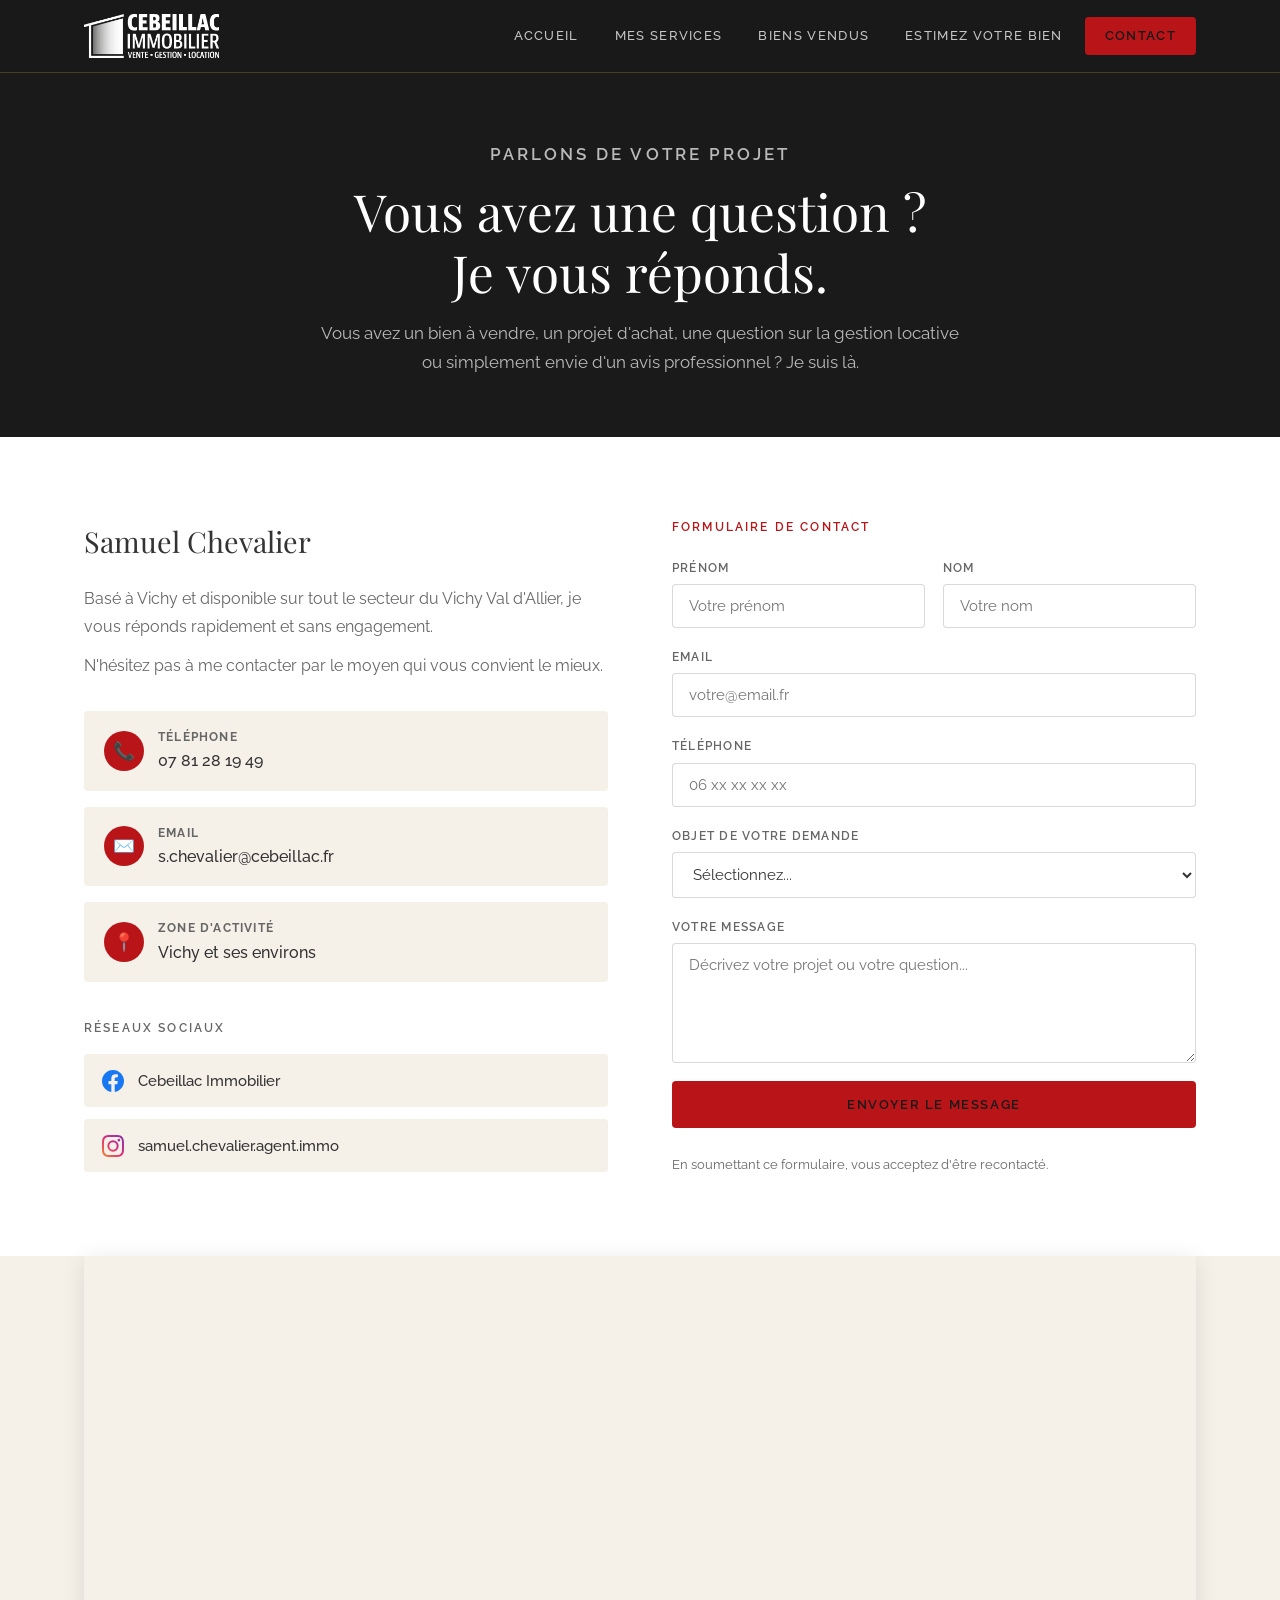
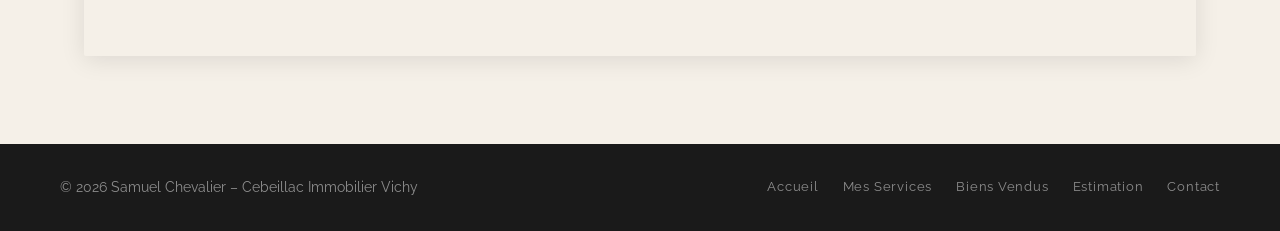
<file: contact (2).html>
<!DOCTYPE html>
<html lang="fr">
<head>
  <meta charset="UTF-8">
  <meta name="viewport" content="width=device-width, initial-scale=1.0">
  <title>Contact – Cebeillac Immobilier Vichy</title>
  <meta name="description" content="Contactez Samuel Chevalier, votre agent immobilier à Vichy. Par téléphone, email ou formulaire.">
  <link rel="stylesheet" href="style.css">
  <link href="https://fonts.googleapis.com/css2?family=Playfair+Display:ital,wght@0,400;0,600;1,400&family=Raleway:wght@300;400;500&display=swap" rel="stylesheet">
</head>
<body>

  <!-- HEADER -->
  <header class="site-header">
    <div class="header-inner">
      <a href="index.html" class="logo">
        <img src="logo.png" alt="Cebeillac Immobilier Vichy" class="logo-img">
        <span class="logo-text">Cebeillac Immobilier Vichy</span>
      </a>
      <button class="burger" aria-label="Menu" onclick="toggleMenu()">
        <span></span><span></span><span></span>
      </button>
      <nav class="main-nav" id="main-nav">
        <a href="index.html" class="nav-link">Accueil</a>
        <a href="mes-services.html" class="nav-link">Mes Services</a>
        <a href="biens-vendus.html" class="nav-link">Biens Vendus</a>
        <a href="estimez-votre-bien.html" class="nav-link">Estimez Votre Bien</a>
        <a href="contact.html" class="nav-link nav-cta active">Contact</a>
      </nav>
    </div>
  </header>

  <!-- PAGE HERO -->
  <section class="page-hero">
    <p class="eyebrow">Parlons de votre projet</p>
    <h1>Vous avez une question ?<br>Je vous réponds.</h1>
    <p>Vous avez un bien à vendre, un projet d'achat, une question sur la gestion locative ou simplement envie d'un avis professionnel ? Je suis là.</p>
  </section>

  <!-- CONTACT CONTENT -->
  <section class="section section-light">
    <div class="container contact-grid">

      <!-- INFOS -->
      <div class="contact-info">
        <h2>Samuel Chevalier</h2>
        <p>Basé à Vichy et disponible sur tout le secteur du Vichy Val d'Allier, je vous réponds rapidement et sans engagement.</p>
        <p>N'hésitez pas à me contacter par le moyen qui vous convient le mieux.</p>

        <div class="contact-detail">
          <div class="contact-item">
            <div class="contact-icon">📞</div>
            <div class="contact-item-text">
              <strong>Téléphone</strong>
              <a href="tel:+33781281949">07 81 28 19 49</a>
            </div>
          </div>
          <div class="contact-item">
            <div class="contact-icon">✉️</div>
            <div class="contact-item-text">
              <strong>Email</strong>
              <a href="mailto:s.chevalier@cebeillac.fr">s.chevalier@cebeillac.fr</a>
            </div>
          </div>
          <div class="contact-item">
            <div class="contact-icon">📍</div>
            <div class="contact-item-text">
              <strong>Zone d'activité</strong>
              <span>Vichy et ses environs</span>
            </div>
          </div>
        </div>

        <div style="margin-top:36px;">
          <p class="eyebrow" style="margin-bottom:16px;">Réseaux sociaux</p>
          <div style="display:flex;flex-direction:column;gap:12px;">
            <a href="https://www.facebook.com/p/Cebeillac-Immobilier-100063679718240/" target="_blank" rel="noopener" style="display:flex;align-items:center;gap:14px;padding:14px 18px;background:var(--cream);border-radius:4px;color:var(--text);text-decoration:none;">
              <svg xmlns="http://www.w3.org/2000/svg" width="22" height="22" viewBox="0 0 24 24" fill="#1877F2" style="flex-shrink:0;"><path d="M24 12.073C24 5.405 18.627 0 12 0S0 5.405 0 12.073C0 18.1 4.388 23.094 10.125 24v-8.437H7.078v-3.49h3.047V9.41c0-3.025 1.792-4.697 4.533-4.697 1.312 0 2.686.236 2.686.236v2.97h-1.513c-1.491 0-1.956.93-1.956 1.886v2.268h3.328l-.532 3.49h-2.796V24C19.612 23.094 24 18.1 24 12.073z"/></svg>
              <span style="font-size:0.92rem;font-weight:500;">Cebeillac Immobilier</span>
            </a>
            <a href="https://www.instagram.com/samuel.chevalier.agent.immo/" target="_blank" rel="noopener" style="display:flex;align-items:center;gap:14px;padding:14px 18px;background:var(--cream);border-radius:4px;color:var(--text);text-decoration:none;">
              <svg xmlns="http://www.w3.org/2000/svg" width="22" height="22" viewBox="0 0 24 24" style="flex-shrink:0;"><defs><linearGradient id="igGrad" x1="0%" y1="100%" x2="100%" y2="0%"><stop offset="0%" style="stop-color:#F58529"/><stop offset="50%" style="stop-color:#DD2A7B"/><stop offset="100%" style="stop-color:#8134AF"/></linearGradient></defs><path fill="url(#igGrad)" d="M12 2.163c3.204 0 3.584.012 4.85.07 3.252.148 4.771 1.691 4.919 4.919.058 1.265.069 1.645.069 4.849 0 3.205-.012 3.584-.069 4.849-.149 3.225-1.664 4.771-4.919 4.919-1.266.058-1.644.07-4.85.07-3.204 0-3.584-.012-4.849-.07-3.26-.149-4.771-1.699-4.919-4.92-.058-1.265-.07-1.644-.07-4.849 0-3.204.013-3.583.07-4.849.149-3.227 1.664-4.771 4.919-4.919 1.266-.057 1.645-.069 4.849-.069zM12 0C8.741 0 8.333.014 7.053.072 2.695.272.273 2.69.073 7.052.014 8.333 0 8.741 0 12c0 3.259.014 3.668.072 4.948.2 4.358 2.618 6.78 6.98 6.98C8.333 23.986 8.741 24 12 24c3.259 0 3.668-.014 4.948-.072 4.354-.2 6.782-2.618 6.979-6.98.059-1.28.073-1.689.073-4.948 0-3.259-.014-3.667-.072-4.947-.196-4.354-2.617-6.78-6.979-6.98C15.668.014 15.259 0 12 0zm0 5.838a6.162 6.162 0 100 12.324 6.162 6.162 0 000-12.324zM12 16a4 4 0 110-8 4 4 0 010 8zm6.406-11.845a1.44 1.44 0 100 2.881 1.44 1.44 0 000-2.881z"/></svg>
              <span style="font-size:0.92rem;font-weight:500;">samuel.chevalier.agent.immo</span>
            </a>
          </div>
        </div>
      </div>

      <!-- FORMULAIRE -->
      <div>
        <p class="eyebrow" style="margin-bottom:20px;">Formulaire de contact</p>
        <form name="contact" method="POST" data-netlify="true" action="/merci.html" class="contact-form">
          <input type="hidden" name="form-name" value="contact">
          <div class="form-row">
            <div class="form-group">
              <label>Prénom</label>
              <input type="text" name="prenom" placeholder="Votre prénom">
            </div>
            <div class="form-group">
              <label>Nom</label>
              <input type="text" name="nom" placeholder="Votre nom">
            </div>
          </div>
          <div class="form-group">
            <label>Email</label>
            <input type="email" name="email" placeholder="votre@email.fr">
          </div>
          <div class="form-group">
            <label>Téléphone</label>
            <input type="tel" name="telephone" placeholder="06 xx xx xx xx">
          </div>
          <div class="form-group">
            <label>Objet de votre demande</label>
            <select name="objet">
              <option value="">Sélectionnez...</option>
              <option>Vendre mon bien</option>
              <option>Acheter un bien</option>
              <option>Estimation gratuite</option>
              <option>Gestion locative</option>
              <option>Autre question</option>
            </select>
          </div>
          <div class="form-group">
            <label>Votre message</label>
            <textarea name="message" placeholder="Décrivez votre projet ou votre question..."></textarea>
          </div>
          <button type="submit" class="btn btn-gold">Envoyer le message</button>
          <p style="font-size:0.80rem;color:var(--text-light);margin-top:8px;">
            En soumettant ce formulaire, vous acceptez d'être recontacté.
          </p>
        </form>
      </div>

    </div>
  </section>

  <!-- MAP -->
  <section class="section section-cream" style="padding-top:0;">
    <div class="container">
      <iframe
        src="https://www.google.com/maps/embed?pb=!1m18!1m12!1m3!1d44017.28!2d3.38!3d46.12!2m3!1f0!2f0!3f0!3m2!1i1024!2i768!4f13.1!3m3!1m2!1s0xa812fe8eea648b7%3A0xd2cdd455c0f13597!2sVichy%2C%20Allier!5e0!3m2!1sfr!2sfr!4v1"
        width="100%" height="400"
        style="border:0;border-radius:2px;box-shadow:0 4px 24px rgba(0,0,0,0.10);"
        allowfullscreen="" loading="lazy"
        referrerpolicy="no-referrer-when-downgrade"
        title="Vichy Val d'Allier">
      </iframe>
    </div>
  </section>

  <!-- FOOTER -->
  <footer class="site-footer">
    <div class="footer-inner">
      <p class="footer-copy">© 2026 Samuel Chevalier – Cebeillac Immobilier Vichy</p>
      <nav class="footer-nav">
        <a href="index.html">Accueil</a>
        <a href="mes-services.html">Mes Services</a>
        <a href="biens-vendus.html">Biens Vendus</a>
        <a href="estimez-votre-bien.html">Estimation</a>
        <a href="contact.html">Contact</a>
      </nav>
    </div>
  </footer>

  <script>
    function toggleMenu() {
      document.getElementById('main-nav').classList.toggle('open');
    }
  </script>
</body>
</html>
</file>
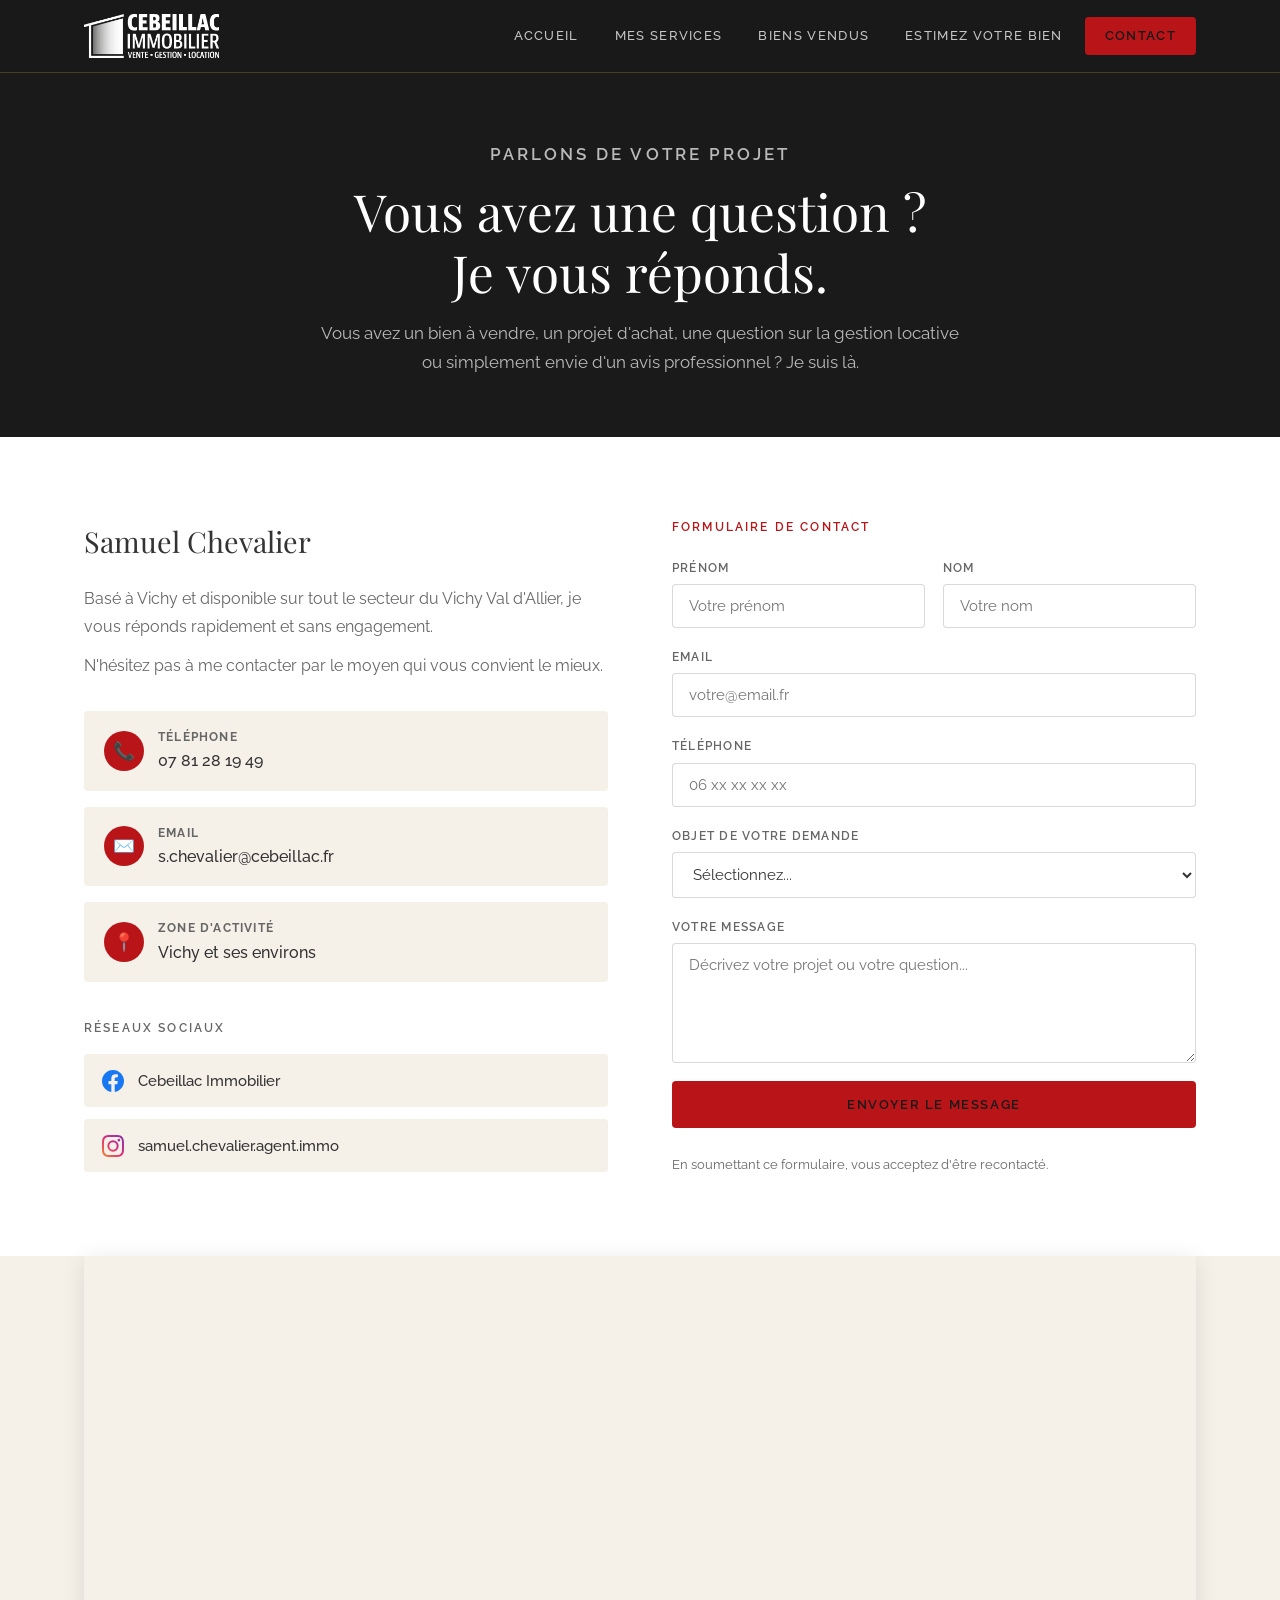
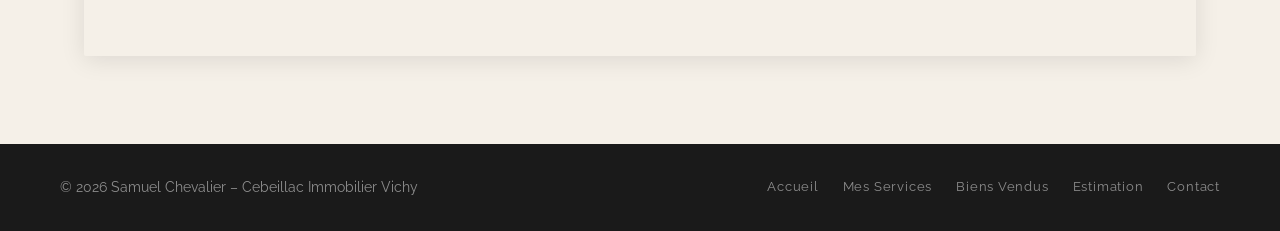
<file: contact.html>
<!DOCTYPE html>
<html lang="fr">
<head>
  <meta charset="UTF-8">
  <link rel="icon" type="image/x-icon" href="favicon.ico">
  <link rel="icon" type="image/png" href="favicon.png">
  <meta name="viewport" content="width=device-width, initial-scale=1.0">
  <title>Contact – Cebeillac Immobilier Vichy</title>
  <meta name="description" content="Contactez Samuel Chevalier, votre agent immobilier à Vichy. Par téléphone, email ou formulaire.">
  <link rel="stylesheet" href="style.css">
  <link href="https://fonts.googleapis.com/css2?family=Playfair+Display:ital,wght@0,400;0,600;1,400&family=Raleway:wght@300;400;500&display=swap" rel="stylesheet">
</head>
<body>

  <!-- HEADER -->
  <header class="site-header">
    <div class="header-inner">
      <a href="index.html" class="logo">
        <img src="logo.png" alt="Cebeillac Immobilier Vichy" class="logo-img">
        <span class="logo-text">Cebeillac Immobilier Vichy</span>
      </a>
      <button class="burger" aria-label="Menu" onclick="toggleMenu()">
        <span></span><span></span><span></span>
      </button>
      <nav class="main-nav" id="main-nav">
        <a href="index.html" class="nav-link">Accueil</a>
        <a href="mes-services.html" class="nav-link">Mes Services</a>
        <a href="biens-vendus.html" class="nav-link">Biens Vendus</a>
        <a href="estimez-votre-bien.html" class="nav-link">Estimez Votre Bien</a>
        <a href="contact.html" class="nav-link nav-cta active">Contact</a>
      </nav>
    </div>
  </header>

  <!-- PAGE HERO -->
  <section class="page-hero">
    <p class="eyebrow">Parlons de votre projet</p>
    <h1>Vous avez une question ?<br>Je vous réponds.</h1>
    <p>Vous avez un bien à vendre, un projet d'achat, une question sur la gestion locative ou simplement envie d'un avis professionnel ? Je suis là.</p>
  </section>

  <!-- CONTACT CONTENT -->
  <section class="section section-light">
    <div class="container contact-grid">

      <!-- INFOS -->
      <div class="contact-info">
        <h2>Samuel Chevalier</h2>
        <p>Basé à Vichy et disponible sur tout le secteur du Vichy Val d'Allier, je vous réponds rapidement et sans engagement.</p>
        <p>N'hésitez pas à me contacter par le moyen qui vous convient le mieux.</p>

        <div class="contact-detail">
          <div class="contact-item">
            <div class="contact-icon">📞</div>
            <div class="contact-item-text">
              <strong>Téléphone</strong>
              <a href="tel:+33781281949">07 81 28 19 49</a>
            </div>
          </div>
          <div class="contact-item">
            <div class="contact-icon">✉️</div>
            <div class="contact-item-text">
              <strong>Email</strong>
              <a href="mailto:s.chevalier@cebeillac.fr">s.chevalier@cebeillac.fr</a>
            </div>
          </div>
          <div class="contact-item">
            <div class="contact-icon">📍</div>
            <div class="contact-item-text">
              <strong>Zone d'activité</strong>
              <span>Vichy et ses environs</span>
            </div>
          </div>
        </div>

        <div style="margin-top:36px;">
          <p class="eyebrow" style="margin-bottom:16px;">Réseaux sociaux</p>
          <div style="display:flex;flex-direction:column;gap:12px;">
            <a href="https://www.facebook.com/p/Cebeillac-Immobilier-100063679718240/" target="_blank" rel="noopener" style="display:flex;align-items:center;gap:14px;padding:14px 18px;background:var(--cream);border-radius:4px;color:var(--text);text-decoration:none;">
              <svg xmlns="http://www.w3.org/2000/svg" width="22" height="22" viewBox="0 0 24 24" fill="#1877F2" style="flex-shrink:0;"><path d="M24 12.073C24 5.405 18.627 0 12 0S0 5.405 0 12.073C0 18.1 4.388 23.094 10.125 24v-8.437H7.078v-3.49h3.047V9.41c0-3.025 1.792-4.697 4.533-4.697 1.312 0 2.686.236 2.686.236v2.97h-1.513c-1.491 0-1.956.93-1.956 1.886v2.268h3.328l-.532 3.49h-2.796V24C19.612 23.094 24 18.1 24 12.073z"/></svg>
              <span style="font-size:0.92rem;font-weight:500;">Cebeillac Immobilier</span>
            </a>
            <a href="https://www.instagram.com/samuel.chevalier.agent.immo/" target="_blank" rel="noopener" style="display:flex;align-items:center;gap:14px;padding:14px 18px;background:var(--cream);border-radius:4px;color:var(--text);text-decoration:none;">
              <svg xmlns="http://www.w3.org/2000/svg" width="22" height="22" viewBox="0 0 24 24" style="flex-shrink:0;"><defs><linearGradient id="igGrad" x1="0%" y1="100%" x2="100%" y2="0%"><stop offset="0%" style="stop-color:#F58529"/><stop offset="50%" style="stop-color:#DD2A7B"/><stop offset="100%" style="stop-color:#8134AF"/></linearGradient></defs><path fill="url(#igGrad)" d="M12 2.163c3.204 0 3.584.012 4.85.07 3.252.148 4.771 1.691 4.919 4.919.058 1.265.069 1.645.069 4.849 0 3.205-.012 3.584-.069 4.849-.149 3.225-1.664 4.771-4.919 4.919-1.266.058-1.644.07-4.85.07-3.204 0-3.584-.012-4.849-.07-3.26-.149-4.771-1.699-4.919-4.92-.058-1.265-.07-1.644-.07-4.849 0-3.204.013-3.583.07-4.849.149-3.227 1.664-4.771 4.919-4.919 1.266-.057 1.645-.069 4.849-.069zM12 0C8.741 0 8.333.014 7.053.072 2.695.272.273 2.69.073 7.052.014 8.333 0 8.741 0 12c0 3.259.014 3.668.072 4.948.2 4.358 2.618 6.78 6.98 6.98C8.333 23.986 8.741 24 12 24c3.259 0 3.668-.014 4.948-.072 4.354-.2 6.782-2.618 6.979-6.98.059-1.28.073-1.689.073-4.948 0-3.259-.014-3.667-.072-4.947-.196-4.354-2.617-6.78-6.979-6.98C15.668.014 15.259 0 12 0zm0 5.838a6.162 6.162 0 100 12.324 6.162 6.162 0 000-12.324zM12 16a4 4 0 110-8 4 4 0 010 8zm6.406-11.845a1.44 1.44 0 100 2.881 1.44 1.44 0 000-2.881z"/></svg>
              <span style="font-size:0.92rem;font-weight:500;">samuel.chevalier.agent.immo</span>
            </a>
          </div>
        </div>
      </div>

      <!-- FORMULAIRE -->
      <div>
        <p class="eyebrow" style="margin-bottom:20px;">Formulaire de contact</p>
        <form action="https://api.web3forms.com/submit" method="POST" class="contact-form">
          <input type="hidden" name="access_key" value="555d9e6d-6928-4c94-ac00-eb3b9ff38ae3">
          <input type="hidden" name="subject" value="Nouveau message – Cebeillac Immobilier Vichy">
          <input type="hidden" name="redirect" value="https://cebeillacvichy.fr/merci.html">
          <div class="form-row">
            <div class="form-group">
              <label>Prénom</label>
              <input type="text" name="prenom" placeholder="Votre prénom">
            </div>
            <div class="form-group">
              <label>Nom</label>
              <input type="text" name="nom" placeholder="Votre nom">
            </div>
          </div>
          <div class="form-group">
            <label>Email</label>
            <input type="email" name="email" placeholder="votre@email.fr" required>
          </div>
          <div class="form-group">
            <label>Téléphone</label>
            <input type="tel" name="telephone" placeholder="06 xx xx xx xx">
          </div>
          <div class="form-group">
            <label>Objet de votre demande</label>
            <select name="objet">
              <option value="">Sélectionnez...</option>
              <option>Vendre mon bien</option>
              <option>Acheter un bien</option>
              <option>Estimation gratuite</option>
              <option>Gestion locative</option>
              <option>Autre question</option>
            </select>
          </div>
          <div class="form-group">
            <label>Votre message</label>
            <textarea name="message" placeholder="Décrivez votre projet ou votre question..."></textarea>
          </div>
          <button type="submit" class="btn btn-gold">Envoyer le message</button>
          <p style="font-size:0.80rem;color:var(--text-light);margin-top:8px;">
            En soumettant ce formulaire, vous acceptez d'être recontacté.
          </p>
        </form>
      </div>

    </div>
  </section>

  <!-- MAP -->
  <section class="section section-cream" style="padding-top:0;">
    <div class="container">
      <iframe
        src="https://www.google.com/maps/embed?pb=!1m18!1m12!1m3!1d44017.28!2d3.38!3d46.12!2m3!1f0!2f0!3f0!3m2!1i1024!2i768!4f13.1!3m3!1m2!1s0xa812fe8eea648b7%3A0xd2cdd455c0f13597!2sVichy%2C%20Allier!5e0!3m2!1sfr!2sfr!4v1"
        width="100%" height="400"
        style="border:0;border-radius:2px;box-shadow:0 4px 24px rgba(0,0,0,0.10);"
        allowfullscreen="" loading="lazy"
        referrerpolicy="no-referrer-when-downgrade"
        title="Vichy Val d'Allier">
      </iframe>
    </div>
  </section>

  <!-- FOOTER -->
  <footer class="site-footer">
    <div class="footer-inner">
      <p class="footer-copy">© 2026 Samuel Chevalier – Cebeillac Immobilier Vichy</p>
      <nav class="footer-nav">
        <a href="index.html">Accueil</a>
        <a href="mes-services.html">Mes Services</a>
        <a href="biens-vendus.html">Biens Vendus</a>
        <a href="estimez-votre-bien.html">Estimation</a>
        <a href="contact.html">Contact</a>
      </nav>
    </div>
  </footer>

  <script>
    function toggleMenu() {
      document.getElementById('main-nav').classList.toggle('open');
    }
  </script>
</body>
</html>
</file>
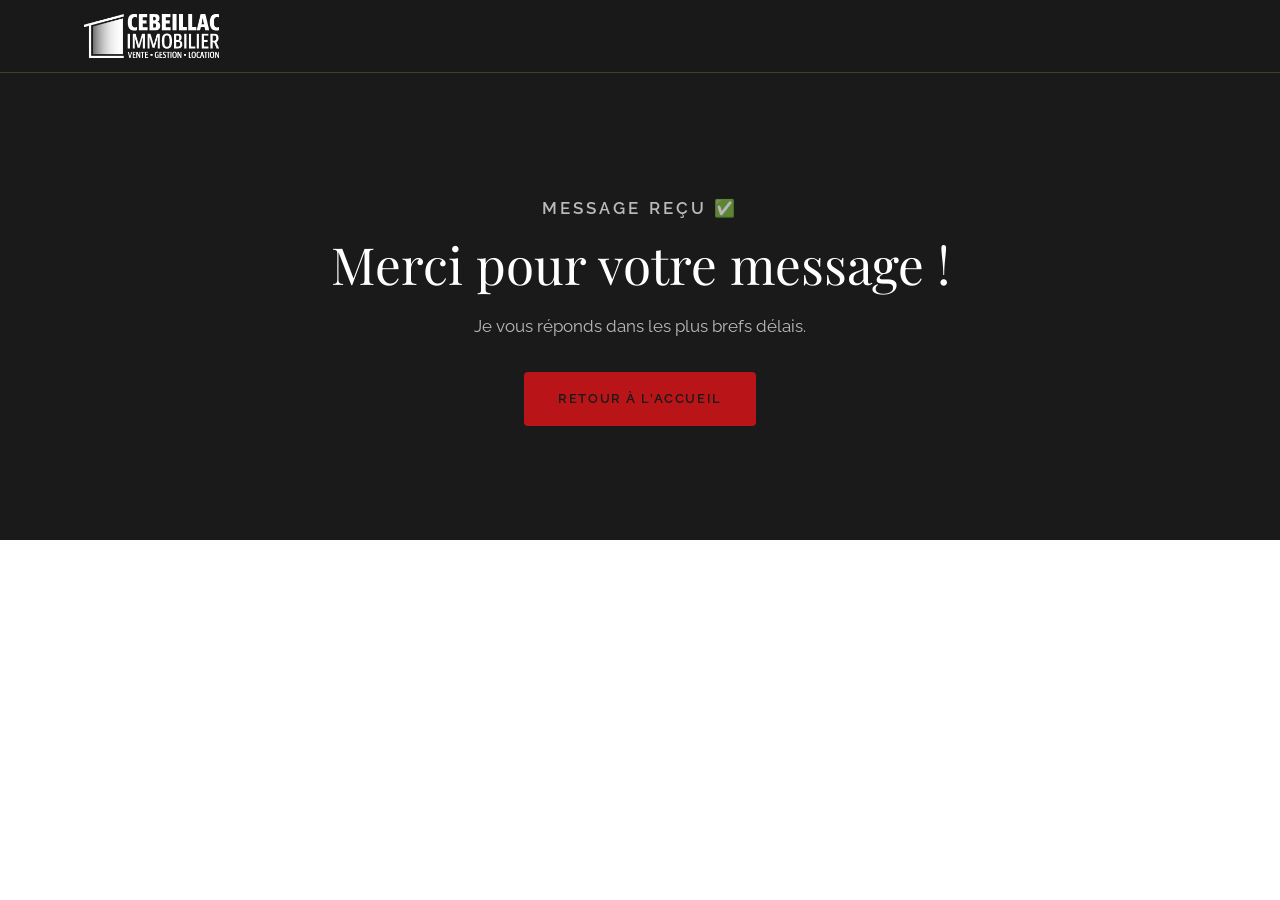
<file: merci.html>
<!DOCTYPE html>
<html lang="fr">
<head>
  <meta charset="UTF-8">
  <link rel="icon" type="image/x-icon" href="favicon.ico">
  <link rel="icon" type="image/png" href="favicon.png">
  <meta name="viewport" content="width=device-width, initial-scale=1.0">
  <title>Message envoyé – Cebeillac Immobilier Vichy</title>
  <link rel="stylesheet" href="style.css">
  <link href="https://fonts.googleapis.com/css2?family=Playfair+Display:ital,wght@0,400;0,600;1,400&family=Raleway:wght@300;400;500&display=swap" rel="stylesheet">
</head>
<body>
  <header class="site-header">
    <div class="header-inner">
      <a href="index.html" class="logo">
        <img src="logo.png" alt="Cebeillac Immobilier Vichy" class="logo-img">
      </a>
    </div>
  </header>
  <section class="page-hero" style="min-height:60vh;display:flex;align-items:center;justify-content:center;flex-direction:column;">
    <p class="eyebrow">Message reçu ✅</p>
    <h1>Merci pour votre message !</h1>
    <p style="max-width:520px;margin:0 auto 32px;color:rgba(255,255,255,0.70);">Je vous réponds dans les plus brefs délais.</p>
    <a href="index.html" class="btn btn-gold">Retour à l'accueil</a>
  </section>
</body>
</html>
</file>
<file: style.css>
/* ===========================
   CEBEILLAC IMMOBILIER VICHY
   Feuille de style principale
   =========================== */

:root {
  --gold:       #B91519;
  --gold-light: #d43535;
  --dark:       #1a1a1a;
  --dark-mid:   #2a2a2a;
  --cream:      #F5F0E8;
  --white:      #ffffff;
  --text:       #333333;
  --text-light: #666666;
  --font-serif: 'Playfair Display', Georgia, serif;
  --font-sans:  'Raleway', sans-serif;
  --radius:     4px;
  --shadow:     0 4px 24px rgba(0,0,0,0.10);
  --transition: 0.3s ease;
}

/* RESET */
*, *::before, *::after { box-sizing: border-box; margin: 0; padding: 0; }
html { scroll-behavior: smooth; }
body {
  font-family: var(--font-sans);
  color: var(--text);
  background: var(--white);
  font-size: 16px;
  line-height: 1.7;
}
img { max-width: 100%; display: block; }
a { text-decoration: none; color: inherit; }

/* CONTAINER */
.container {
  max-width: 1160px;
  margin: 0 auto;
  padding: 0 24px;
}

/* ===== HEADER ===== */
.site-header {
  position: fixed;
  top: 0; left: 0; right: 0;
  z-index: 100;
  background: rgba(26,26,26,0.97);
  border-bottom: 1px solid rgba(201,168,76,0.25);
  backdrop-filter: blur(8px);
}
.header-inner {
  max-width: 1160px;
  margin: 0 auto;
  padding: 0 24px;
  display: flex;
  align-items: center;
  justify-content: space-between;
  height: 72px;
}
.logo {
  display: flex;
  align-items: center;
  gap: 14px;
}
.logo-img {
  height: 44px;
  width: auto;
}
.logo-text {
  font-family: var(--font-serif);
  color: var(--gold);
  font-size: 1rem;
  letter-spacing: 0.04em;
  display: none;
}
.main-nav {
  display: flex;
  align-items: center;
  gap: 8px;
}
.nav-link {
  font-family: var(--font-sans);
  font-size: 0.82rem;
  font-weight: 500;
  letter-spacing: 0.10em;
  text-transform: uppercase;
  color: rgba(255,255,255,0.75);
  padding: 8px 14px;
  border-radius: var(--radius);
  transition: color var(--transition), background var(--transition);
}
.nav-link:hover, .nav-link.active {
  color: var(--gold);
}
.nav-link.nav-cta {
  background: var(--gold);
  color: var(--dark);
  padding: 8px 20px;
  font-weight: 600;
}
.nav-link.nav-cta:hover {
  background: var(--gold-light);
  color: var(--dark);
}
.burger {
  display: none;
  flex-direction: column;
  gap: 5px;
  background: none;
  border: none;
  cursor: pointer;
  padding: 8px;
}
.burger span {
  display: block;
  width: 24px;
  height: 2px;
  background: var(--white);
  transition: var(--transition);
}

/* ===== BUTTONS ===== */
.btn {
  display: inline-block;
  font-family: var(--font-sans);
  font-size: 0.82rem;
  font-weight: 600;
  letter-spacing: 0.12em;
  text-transform: uppercase;
  padding: 14px 32px;
  border-radius: var(--radius);
  transition: all var(--transition);
  cursor: pointer;
  border: 2px solid transparent;
}
.btn-gold {
  background: var(--gold);
  color: var(--dark);
}
.btn-gold:hover {
  background: var(--gold-light);
}
.btn-outline {
  background: transparent;
  border-color: var(--gold);
  color: var(--gold);
}
.btn-outline:hover {
  background: var(--gold);
  color: var(--dark);
}
.btn-outline-white {
  background: transparent;
  border-color: rgba(255,255,255,0.7);
  color: var(--white);
}
.btn-outline-white:hover {
  background: rgba(255,255,255,0.12);
}
.btn-link {
  font-family: var(--font-sans);
  font-size: 0.82rem;
  font-weight: 600;
  letter-spacing: 0.08em;
  text-transform: uppercase;
  color: var(--gold);
  transition: color var(--transition);
}
.btn-link:hover { color: var(--gold-light); }
.center-btn { text-align: center; margin-top: 40px; }

/* ===== SECTIONS ===== */
.section {
  padding: 80px 0;
}
.section-light { background: var(--white); }
.section-cream { background: var(--cream); }
.section-dark  { background: var(--dark); color: var(--white); }

.section-title {
  font-family: var(--font-serif);
  font-size: clamp(1.8rem, 3vw, 2.6rem);
  font-weight: 400;
  text-align: center;
  margin-bottom: 16px;
  line-height: 1.25;
}
.section-sub {
  text-align: center;
  color: var(--text-light);
  max-width: 700px;
  margin: 0 auto 56px;
  font-size: 1.05rem;
}
.section-dark .section-sub { color: rgba(255,255,255,0.65); }

.eyebrow {
  font-family: var(--font-sans);
  font-size: 0.75rem;
  font-weight: 600;
  letter-spacing: 0.18em;
  text-transform: uppercase;
  color: var(--gold);
  margin-bottom: 12px;
}

/* ===== HERO ===== */
.hero {
  position: relative;
  min-height: 100vh;
  display: flex;
  align-items: center;
  justify-content: center;
  padding: 120px 24px 80px;
}
.hero-bg {
  position: absolute;
  inset: 0;
  overflow: hidden;
}
.hero-img {
  width: 100%; height: 100%;
  object-fit: cover;
  object-position: center;
}
.hero-overlay {
  position: absolute;
  inset: 0;
  background: linear-gradient(135deg, rgba(10,10,10,0.80) 0%, rgba(20,15,5,0.65) 100%);
}
.hero-content {
  position: relative;
  z-index: 1;
  max-width: 760px;
  text-align: center;
  color: var(--white);
}
.hero-eyebrow {
  font-family: var(--font-sans);
  font-size: 0.75rem;
  font-weight: 600;
  letter-spacing: 0.20em;
  text-transform: uppercase;
  color: var(--gold);
  margin-bottom: 20px;
}
.hero-title {
  font-family: var(--font-serif);
  font-size: clamp(2.2rem, 5vw, 4rem);
  font-weight: 400;
  line-height: 1.18;
  margin-bottom: 24px;
}
.hero-sub {
  font-size: 1.08rem;
  color: rgba(255,255,255,0.80);
  max-width: 600px;
  margin: 0 auto 40px;
  line-height: 1.75;
}

/* ===== TWO COL ===== */
.two-col {
  display: grid;
  grid-template-columns: 1fr 1fr;
  gap: 64px;
  align-items: center;
}
.col-text h2 {
  font-family: var(--font-serif);
  font-size: clamp(1.8rem, 2.5vw, 2.4rem);
  font-weight: 400;
  margin-bottom: 20px;
  line-height: 1.25;
}
.col-text p {
  color: var(--text-light);
  margin-bottom: 16px;
}
.col-text .btn { margin-top: 8px; }
.portrait {
  width: 100%;
  aspect-ratio: 1/1;
  object-fit: cover;
  border-radius: 2px;
  box-shadow: var(--shadow);
}

/* ===== SERVICES GRID ===== */
.services-grid {
  display: grid;
  grid-template-columns: repeat(4, 1fr);
  gap: 28px;
}
.service-card {
  background: var(--white);
  border-radius: 2px;
  overflow: hidden;
  box-shadow: var(--shadow);
  transition: transform var(--transition), box-shadow var(--transition);
}
.service-card:hover {
  transform: translateY(-6px);
  box-shadow: 0 12px 36px rgba(0,0,0,0.15);
}
.service-img {
  width: 100%;
  aspect-ratio: 4/3;
  object-fit: cover;
}
.service-card h3 {
  font-family: var(--font-serif);
  font-size: 1.15rem;
  font-weight: 600;
  padding: 20px 20px 8px;
}
.service-card p {
  font-size: 0.9rem;
  color: var(--text-light);
  padding: 0 20px 16px;
}
.service-card .btn-link {
  display: block;
  padding: 0 20px 20px;
}

/* ===== BANNER HISTOIRE ===== */
.banner-section {
  position: relative;
  padding: 100px 0;
}
.banner-bg {
  position: absolute;
  inset: 0;
  overflow: hidden;
}
.banner-img {
  width: 100%; height: 100%;
  object-fit: cover;
}
.banner-overlay {
  position: absolute;
  inset: 0;
  background: rgba(10,10,10,0.78);
}
.banner-content {
  position: relative;
  z-index: 1;
  max-width: 800px;
}
.banner-content h2 {
  font-family: var(--font-serif);
  font-size: clamp(1.8rem, 3vw, 2.8rem);
  font-weight: 400;
  margin-bottom: 32px;
  line-height: 1.25;
  color: var(--white);
}
.histoire-text p {
  color: rgba(255,255,255,0.78);
  margin-bottom: 18px;
  font-size: 1.02rem;
}

/* ===== VICHY SECTION ===== */
.vichy-logo-row {
  display: flex;
  align-items: center;
  justify-content: center;
  gap: 40px;
  margin-bottom: 32px;
}
.vichy-logo { height: 120px; width: auto; object-fit: contain; }
.vichy-aerial {
  width: 100%;
  max-width: 1100px;
  margin: 0 auto 40px;
  border-radius: 2px;
  box-shadow: var(--shadow);
  aspect-ratio: 2.5/1;
  object-fit: cover;
}

/* ===== AVIS ===== */
.avis-grid {
  display: grid;
  grid-template-columns: repeat(3, 1fr);
  gap: 28px;
}
.avis-card {
  background: var(--white);
  border: 1px solid rgba(201,168,76,0.20);
  border-radius: 2px;
  padding: 32px 28px 24px;
  box-shadow: var(--shadow);
}
.quote-icon {
  font-family: var(--font-serif);
  font-size: 4rem;
  color: var(--gold);
  line-height: 1;
  margin-bottom: 12px;
}
.avis-card p {
  color: var(--text-light);
  font-size: 0.95rem;
  line-height: 1.70;
  margin-bottom: 16px;
}
.avis-author {
  font-weight: 600;
  color: var(--text) !important;
  font-size: 0.85rem !important;
}

/* ===== FOOTER ===== */
.site-footer {
  background: var(--dark);
  color: rgba(255,255,255,0.5);
  padding: 32px 24px;
}
.footer-inner {
  max-width: 1160px;
  margin: 0 auto;
  display: flex;
  align-items: center;
  justify-content: space-between;
  flex-wrap: wrap;
  gap: 16px;
}
.footer-copy { font-size: 0.85rem; }
.footer-nav {
  display: flex;
  gap: 24px;
  flex-wrap: wrap;
}
.footer-nav a {
  font-size: 0.82rem;
  letter-spacing: 0.06em;
  transition: color var(--transition);
}
.footer-nav a:hover { color: var(--gold); }

/* ===== PAGE HEADER (inner pages) ===== */
.page-hero {
  padding: 140px 24px 60px;
  text-align: center;
  background: var(--dark);
  color: var(--white);
}
.page-hero .eyebrow { margin-bottom: 12px; }
.page-hero h1 {
  font-family: var(--font-serif);
  font-size: clamp(2rem, 4vw, 3.2rem);
  font-weight: 400;
  line-height: 1.2;
  margin-bottom: 16px;
}
.page-hero p {
  max-width: 640px;
  margin: 0 auto;
  color: rgba(255,255,255,0.70);
  font-size: 1.05rem;
}

/* ===== SERVICES PAGE ===== */
.service-block {
  display: grid;
  grid-template-columns: 1fr 1fr;
  gap: 64px;
  align-items: center;
  padding: 60px 0;
  border-bottom: 1px solid rgba(0,0,0,0.08);
}
.service-block:last-child { border-bottom: none; }
.service-block.reverse { direction: rtl; }
.service-block.reverse > * { direction: ltr; }
.service-block-img {
  width: 100%;
  aspect-ratio: 4/3;
  object-fit: cover;
  border-radius: 2px;
  box-shadow: var(--shadow);
}
.service-block-text h2 {
  font-family: var(--font-serif);
  font-size: clamp(1.6rem, 2.5vw, 2.2rem);
  font-weight: 400;
  margin-bottom: 20px;
  line-height: 1.25;
}
.service-block-text p {
  color: var(--text-light);
  margin-bottom: 14px;
}

/* ===== ESTIMATION PAGE ===== */
.steps-grid {
  display: grid;
  grid-template-columns: repeat(3, 1fr);
  gap: 32px;
  margin-top: 48px;
}
.step-card {
  background: var(--white);
  border-radius: 2px;
  padding: 36px 28px;
  box-shadow: var(--shadow);
  border-top: 3px solid var(--gold);
}
.step-number {
  font-family: var(--font-serif);
  font-size: 2.5rem;
  color: var(--gold);
  font-weight: 400;
  margin-bottom: 12px;
}
.step-card h3 {
  font-family: var(--font-serif);
  font-size: 1.2rem;
  margin-bottom: 12px;
}
.step-card p { color: var(--text-light); font-size: 0.95rem; }

.avantages-grid {
  display: grid;
  grid-template-columns: repeat(3, 1fr);
  gap: 28px;
}
.avantage-card {
  background: var(--white);
  border-radius: 2px;
  overflow: hidden;
  box-shadow: var(--shadow);
}
.avantage-card img {
  width: 100%;
  aspect-ratio: 4/3;
  object-fit: cover;
}
.avantage-card-body {
  padding: 24px 20px;
}
.avantage-card h3 {
  font-family: var(--font-serif);
  font-size: 1.15rem;
  margin-bottom: 10px;
}
.avantage-card p { font-size: 0.92rem; color: var(--text-light); }

/* ===== CONTACT PAGE ===== */
.contact-grid {
  display: grid;
  grid-template-columns: 1fr 1fr;
  gap: 64px;
  align-items: start;
}
.contact-info h2 {
  font-family: var(--font-serif);
  font-size: 1.8rem;
  font-weight: 400;
  margin-bottom: 20px;
}
.contact-info p { color: var(--text-light); margin-bottom: 12px; }
.contact-detail {
  display: flex;
  flex-direction: column;
  gap: 16px;
  margin-top: 32px;
}
.contact-item {
  display: flex;
  align-items: center;
  gap: 14px;
  padding: 16px 20px;
  background: var(--cream);
  border-radius: var(--radius);
}
.contact-icon {
  width: 40px;
  height: 40px;
  border-radius: 50%;
  background: var(--gold);
  display: flex;
  align-items: center;
  justify-content: center;
  font-size: 1.1rem;
  flex-shrink: 0;
}
.contact-item-text strong { display: block; font-size: 0.75rem; letter-spacing: 0.1em; text-transform: uppercase; color: var(--text-light); }
.contact-item-text a, .contact-item-text span { color: var(--text); font-weight: 500; }
.contact-form { display: flex; flex-direction: column; gap: 18px; }
.form-group { display: flex; flex-direction: column; gap: 6px; }
.form-group label {
  font-size: 0.78rem;
  font-weight: 600;
  letter-spacing: 0.10em;
  text-transform: uppercase;
  color: var(--text-light);
}
.form-group input,
.form-group select,
.form-group textarea {
  padding: 12px 16px;
  border: 1.5px solid rgba(0,0,0,0.15);
  border-radius: var(--radius);
  font-family: var(--font-sans);
  font-size: 0.95rem;
  color: var(--text);
  background: var(--white);
  transition: border-color var(--transition);
  outline: none;
}
.form-group input:focus,
.form-group select:focus,
.form-group textarea:focus { border-color: var(--gold); }
.form-group textarea { resize: vertical; min-height: 120px; }
.form-row { display: grid; grid-template-columns: 1fr 1fr; gap: 18px; }

/* ===== RESPONSIVE ===== */
@media (max-width: 900px) {
  .services-grid { grid-template-columns: repeat(2, 1fr); }
  .avis-grid { grid-template-columns: 1fr; }
  .two-col, .service-block, .contact-grid { grid-template-columns: 1fr; gap: 40px; }
  .service-block.reverse { direction: ltr; }
  .steps-grid, .avantages-grid { grid-template-columns: 1fr; }
  .col-img { order: -1; }
}

@media (max-width: 680px) {
  .main-nav {
    display: none;
    position: fixed;
    top: 72px; left: 0; right: 0;
    flex-direction: column;
    background: var(--dark);
    padding: 20px;
    gap: 4px;
    border-bottom: 1px solid rgba(201,168,76,0.2);
  }
  .main-nav.open { display: flex; }
  .burger { display: flex; }
  .services-grid { grid-template-columns: 1fr; }
  .vichy-logo-row { flex-wrap: wrap; }
  .vichy-logo { height: 80px; }
  .footer-inner { flex-direction: column; text-align: center; }
  .footer-nav { justify-content: center; }
  .form-row { grid-template-columns: 1fr; }
}
</file>
